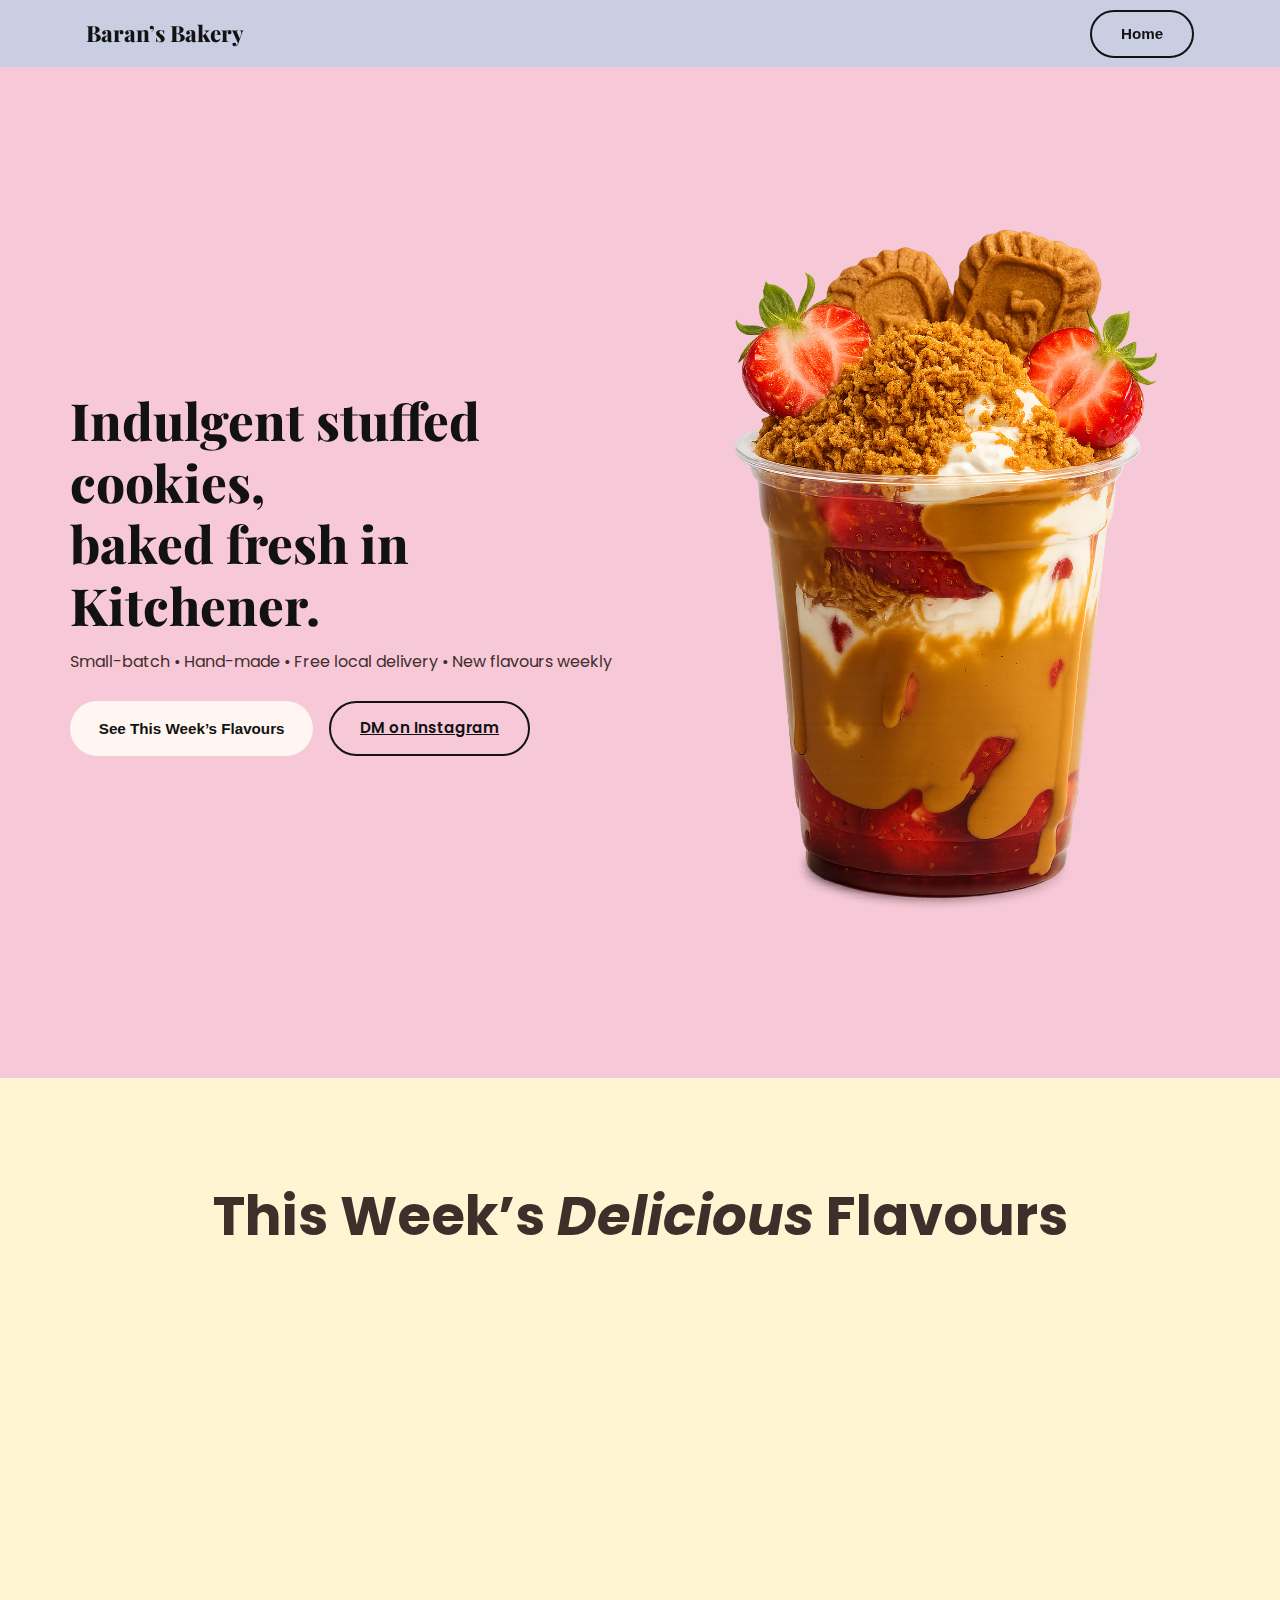
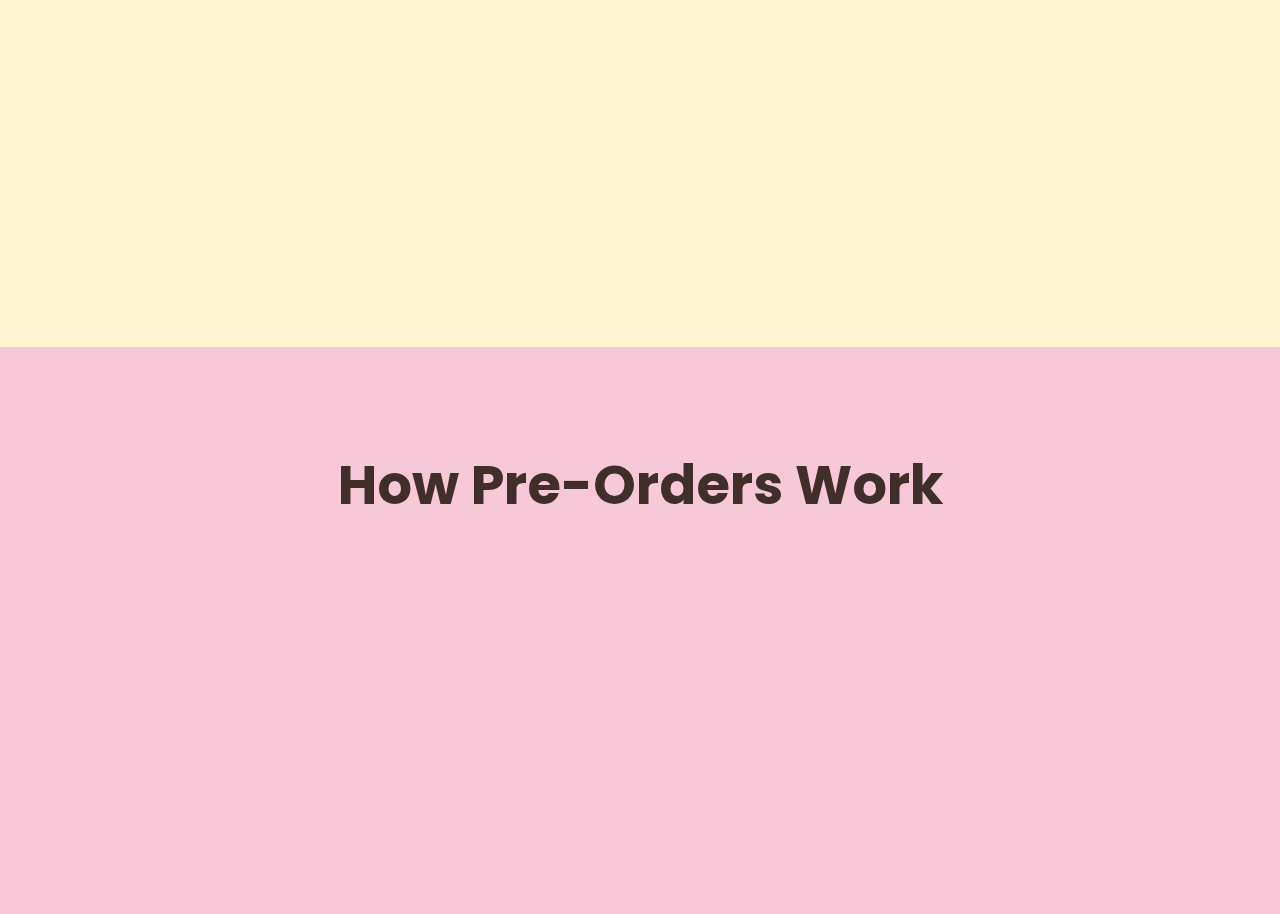
<file: index.html>
<!DOCTYPE html>
<html lang="en">
<head>
  <meta charset="utf-8" />
  <meta name="viewport" content="width=device-width, initial-scale=1" />
  <title>Baran’s Bakery – Stuffed Cookies in Kitchener</title>

  <!-- Google fonts -->
  <link href="https://fonts.googleapis.com/css2?family=Poppins:wght@400;500;600&family=Playfair+Display:wght@700;800&display=swap" rel="stylesheet" />
  <link rel="stylesheet" href="styles.css" />
</head>
<body>

  <!-- ▸ Navbar ------------------------------------------------ -->
  <nav class="nav" id="nav">
    <div class="nav__inner">
      <a class="logo" href="#">Baran’s Bakery</a>
      <button class="btn btn--ghost js-scroll" data-target="#hero">Home</button>
    </div>
  </nav>

  <!-- ▸ Hero -------------------------------------------------- -->
  <header class="hero section" id="hero">
    <div class="container hero__grid">
      <!-- Copy -->
      <div class="hero__copy">
        <h1>Indulgent stuffed cookies,<br> baked fresh in Kitchener.</h1>
        <p>Small-batch • Hand-made • Free local delivery • New flavours weekly</p>

        <div class="hero__cta">
          <button class="btn btn--primary js-scroll" data-target="#flavours">See This Week’s Flavours</button>
          <a href="https://instagram.com/barans_bakery" target="_blank" class="btn btn--ghost">DM on Instagram</a>
        </div>
      </div>

      <!-- Image -->
      <div class="hero__img">
        <img src="images/cookie.png" alt="Stack of Baran’s cookies" loading="lazy">
      </div>
    </div>
  </header>

  <!-- ▸ Flavours -------------------------------------------------->
    <section id="flavours" class="section flavours">
    <div class="container">
        <h2 class="section__title">This Week’s <em>Delicious</em> Flavours</h2>

        <div class="flavours__grid">
        <!-- Card 1 -->
        <article class="flavour-card js-reveal">
            <img src="images/moon-walker.png" alt="Moon Walker cookie">
            <h3>Moon Walker</h3>
            <p>Black cocoa cookie filled with white chocolate & crushed Oreos.</p>
            <button class="btn btn--small btn--primary">Add to Pre-Order</button>
        </article>

        <!-- Card 2 -->
        <article class="flavour-card js-reveal">
            <img src="images/cookie-monster.png" alt="Cookie Monster cookie">
            <h3>Cookie Monster</h3>
            <p>Loaded with chips & Oreos, topped with cookie bits.</p>
            <button class="btn btn--small btn--primary">Add to Pre-Order</button>
        </article>

        <!-- Card 3 -->
        <article class="flavour-card js-reveal">
            <img src="images/dubai.png" alt="Dubai cookie">
            <h3>Dubai</h3>
            <p>Kunafa, pistachio cream & tahini, topped with pistachios.</p>
            <button class="btn btn--small btn--primary">Add to Pre-Order</button>
        </article>
        </div>
    </div>
    </section>
    <!-- ▸ How it works -------------------------------------------------->
    <section id="howit" class="section howit">
    <div class="container">
        <h2 class="section__title">How Pre-Orders Work</h2>

        <div class="steps-grid">
        <!-- Step 1 -->
        <article class="step-card js-reveal">
            <span class="step-num">1</span>
            <div class="step-icon">🛍️</div>
            <h3>Pick your flavours</h3>
            <p>Browse this week’s lineup and choose your favourites.</p>
        </article>

        <!-- Step 2 -->
        <article class="step-card js-reveal">
            <span class="step-num">2</span>
            <div class="step-icon">💬</div>
            <h3>Send your order</h3>
            <p>Fill the quick form or DM us on Instagram before Friday 10 PM.</p>
        </article>

        <!-- Step 3 -->
        <article class="step-card js-reveal">
            <span class="step-num">3</span>
            <div class="step-icon">🚚</div>
            <h3>Fresh delivery</h3>
            <p>We bake Sunday morning and drop cookies at your door that afternoon.</p>
        </article>
        </div>
    </div>
    </section>
    


  <script src="script.js"></script>
</body>
</html>
</file>
<file: styles.css>
/* ---------- Tokens ---------- */
:root{
  --pink:#F7C8D8;
  --cream:#FFF6F1;
  --cocoa:#3F2E2A;
  --radius:24px;
  --shadow:0 8px 20px rgba(63,46,42,.1);
}

/* ---------- Base ---------- */
*,*::before,*::after{box-sizing:border-box;margin:0;padding:0}
body{font-family:'Poppins',sans-serif;color:var(--cocoa);background:var(--pink);line-height:1.55;scroll-behavior:smooth}
h1{font-family:'Playfair Display',serif;font-size:clamp(2.2rem,4vw,3.4rem);font-weight:800;line-height:1.2;margin-bottom:.9rem;color:#121212}
p{font-size:1rem;margin-bottom:1.6rem}
img{max-width:100%;display:block;border-radius:var(--radius)}

/* ---------- Utilities ---------- */
.section{padding:96px 0}
.container{width:min(90%,1140px);margin-inline:auto}
.btn{display:inline-block;border:none;border-radius:9999px;padding:.85rem 1.8rem;font-size:.95rem;cursor:pointer;font-weight:600;transition:.25s}
.btn--primary{background:var(--cream);color:#121212}
.btn--primary:hover{filter:brightness(1.05)}
.btn--ghost{background:transparent;color:#121212;border:2px solid #121212}
.btn--ghost:hover{background:#121212;color:#fff}

/* ---------- Navbar ---------- */
.nav{position:sticky;top:0;z-index:10;background:rgba(136, 216, 245, 0.4);backdrop-filter:blur(8px);transition:background .3s}
.nav.scrolled{background:#b2c4f1}
.nav__inner{display:flex;justify-content:space-between;align-items:center;max-width:1140px;margin:auto;padding:.6rem 1rem}
.logo{font-family:'Playfair Display',serif;font-size:1.4rem;font-weight:800;text-decoration:none;color:#121212}

/* ---------- Hero ---------- */
.hero{min-height:100vh;display:flex;align-items:center;background:var(--pink)}
.hero__grid{display:grid;gap:3rem;align-items:center;grid-template-columns:repeat(auto-fit,minmax(300px,1fr))}
.hero__img{perspective:800px}
.hero__img img{transform:rotate(360deg);animation:float 35s ease-in-out infinite}
@keyframes float{50%{transform:rotate(3deg) translateY(-10px)}}
.hero__cta{display:flex;gap:1rem;flex-wrap:wrap}

@media(max-width:640px){
  .section{padding:60px 0}
  .nav__inner{flex-direction:column;gap:.5rem}
  .hero__cta{justify-content:center}
}

/* ---------- Flavours section ---------- */
.flavours{background:#fff5d3}
.flavours__grid{
  display:grid;
  gap:2rem;
  grid-template-columns:repeat(auto-fit,minmax(260px,1fr));
  align-items:start;
}

/* glassmorphic card */
.flavour-card{
  position:relative;
  padding:2rem 1.6rem 2.4rem;
  border-radius:var(--radius);
  background:rgba(255, 8, 226, 0.183);
  backdrop-filter:blur(8px);
  border:1px solid rgb(0, 0, 0);
  box-shadow:0 18px 26px rgba(63,46,42,.12) inset, var(--shadow);
  text-align:center;
  transition:transform .3s ease, box-shadow .3s ease, backdrop-filter .3s;
}
.flavour-card:hover{
  transform:translateY(-4px);
  box-shadow:0 22px 32px rgba(63,46,42,.15) inset, 0 12px 24px rgba(63,46,42,.18);
  backdrop-filter:blur(10px);
}
.flavour-card h3{font-size:1.3rem;margin:.9rem 0 .5rem}
.flavour-card p{font-size:.9rem;min-height:48px;margin-bottom:1.2rem}

/* ---------- Fade-up reveal ---------- */
.js-reveal{opacity:0;transform:translateY(30px);transition:.6s ease}
.reveal--visible{opacity:1;transform:none}

/* --- tweak flavours heading --- */
.flavours .section__title{
  text-align:center;                 /* centre it */
  font-size:clamp(2.4rem,5vw,3.4rem);/* make it bigger on all screens */
  margin-bottom:3rem; 
}

/* ---------- How-it-works section ---------- */
.howit{background:#F7C8D8}

/* section title already centers from earlier tweak */
.steps-grid{
  display:grid;
  gap:2rem;
  grid-template-columns:repeat(auto-fit,minmax(260px,1fr));
  margin-top:2.5rem;
}

.step-card{
  position:relative;
  padding:3.2rem 1.8rem 2.4rem;
  background:rgba(255,255,255,.25);
  backdrop-filter:blur(8px);
  border:1px solid rgba(255,255,255,.5);
  border-radius:var(--radius);
  text-align:center;
  box-shadow:var(--shadow);
  transition:transform .3s ease,box-shadow .3s ease;
}
.step-card:hover{
  transform:translateY(-4px);
  box-shadow:0 20px 30px rgba(63,46,42,.14);
}

/* numbered badge */
.step-num{
  position:absolute;
  top:-18px;left:50%;
  transform:translateX(-50%);
  width:36px;height:36px;
  background:var(--cream);
  border:3px solid var(--pistachio);
  color:var(--cocoa);
  border-radius:50%;
  font-weight:700;
  display:grid;place-items:center;
  font-size:1rem;
}

/* emoji / icon */
.step-icon{
  font-size:2.2rem;
  margin-bottom:.8rem;
}

/* headings & copy inside card */
.step-card h3{font-size:1.2rem;margin-bottom:.6rem}
.step-card p{font-size:.9rem;margin-bottom:0}

/* reuse fade-up classes  */
/* --- tweak how-it heading --- */
.howit .section__title{
  text-align:center;                 /* centre it */
  font-size:clamp(2.4rem,5vw,3.4rem);/* make it bigger on all screens */
  margin-bottom:3rem; 
}
</file>
